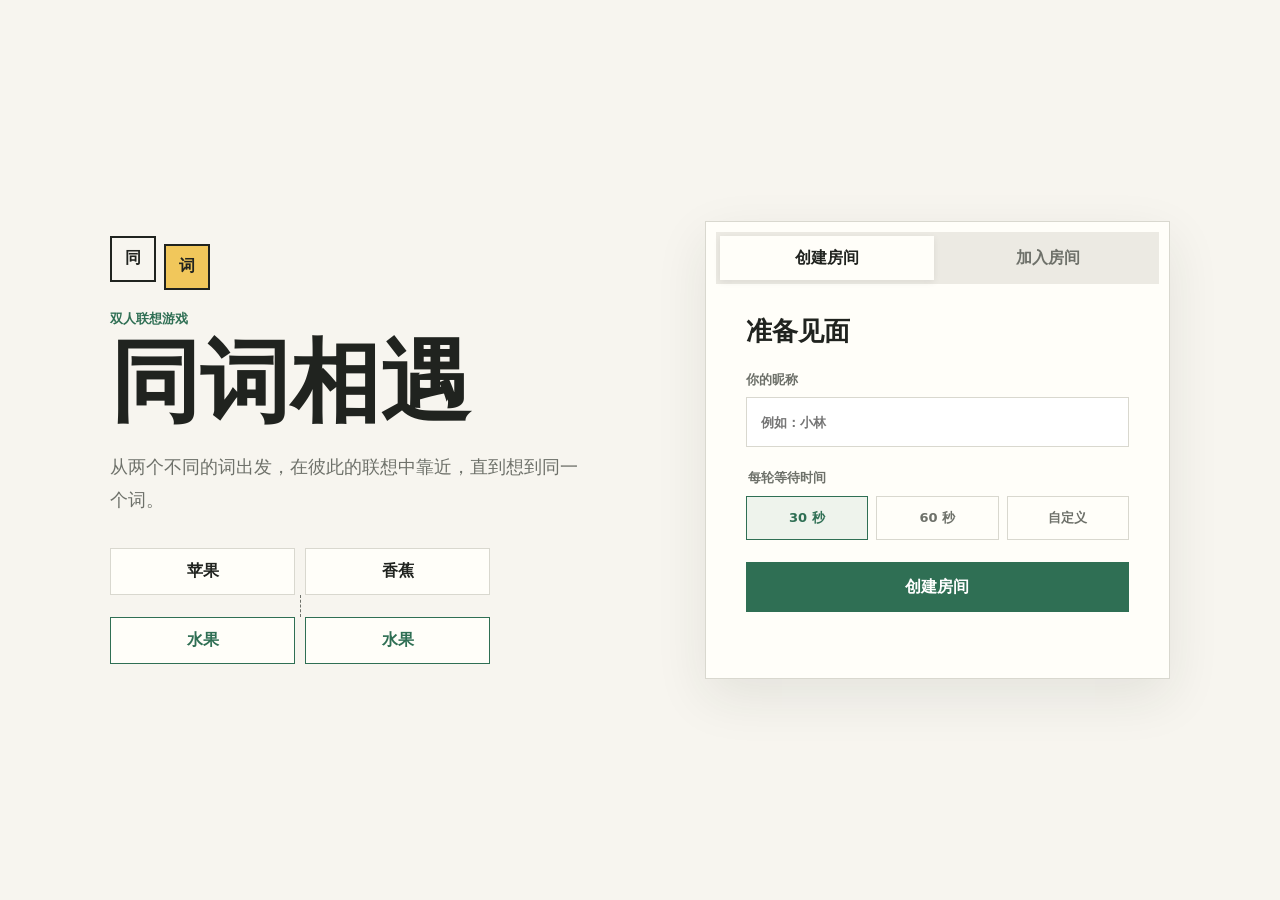
<file: static/index.html>
<!doctype html>
<html lang="zh-CN">
<head>
  <meta charset="utf-8">
  <meta name="viewport" content="width=device-width, initial-scale=1, viewport-fit=cover">
  <meta name="theme-color" content="#f7f5ef">
  <title>同词相遇</title>
  <link rel="stylesheet" href="/static/styles.css">
</head>
<body class="home-page">
  <main class="home-shell">
    <section class="brand-block">
      <div class="brand-mark" aria-hidden="true"><span>同</span><span>词</span></div>
      <p class="eyebrow">双人联想游戏</p>
      <h1>同词相遇</h1>
      <p class="intro">从两个不同的词出发，在彼此的联想中靠近，直到想到同一个词。</p>
      <div class="mini-demo" aria-label="玩法示例">
        <div><span>苹果</span><span>香蕉</span></div>
        <i></i>
        <div><span>水果</span><span>水果</span></div>
      </div>
    </section>

    <section class="entry-panel" aria-labelledby="entry-title">
      <div class="segmented" role="tablist" aria-label="进入方式">
        <button class="segment active" id="create-tab" type="button" role="tab" aria-selected="true">创建房间</button>
        <button class="segment" id="join-tab" type="button" role="tab" aria-selected="false">加入房间</button>
      </div>

      <form id="create-form" class="entry-form">
        <h2 id="entry-title">准备见面</h2>
        <label>你的昵称<input id="create-name" maxlength="16" autocomplete="nickname" placeholder="例如：小林" required></label>
        <fieldset>
          <legend>每轮等待时间</legend>
          <div class="time-options">
            <label><input type="radio" name="time" value="30" checked><span>30 秒</span></label>
            <label><input type="radio" name="time" value="60"><span>60 秒</span></label>
            <label><input type="radio" name="time" value="custom"><span>自定义</span></label>
          </div>
          <label id="custom-time-wrap" class="custom-time hidden">秒数<input id="custom-time" type="number" min="10" max="300" value="90" inputmode="numeric"></label>
        </fieldset>
        <button class="primary-button" type="submit">创建房间</button>
      </form>

      <form id="join-form" class="entry-form hidden">
        <h2>加入朋友</h2>
        <label>你的昵称<input id="join-name" maxlength="16" autocomplete="nickname" placeholder="例如：阿青" required></label>
        <label>六位房间码<input id="room-code" class="code-input" minlength="6" maxlength="6" autocomplete="off" placeholder="ABC123" required></label>
        <button class="primary-button coral" type="submit">加入房间</button>
      </form>
      <p id="form-error" class="form-error" role="alert"></p>
    </section>
  </main>
  <script src="/static/app.js" defer></script>
</body>
</html>
</file>
<file: static/styles.css>
:root {
  --paper: #f7f5ef;
  --ink: #20231f;
  --muted: #6e716a;
  --line: #d9d8cf;
  --green: #2f6f54;
  --green-dark: #23523e;
  --coral: #d65f48;
  --yellow: #f1c75b;
  --white: #fffef9;
  --shadow: 0 18px 50px rgba(38, 45, 38, .09);
  font-family: Inter, "PingFang SC", "Microsoft YaHei", system-ui, sans-serif;
  color: var(--ink);
  background: var(--paper);
}

* { box-sizing: border-box; }
html, body { max-width: 100%; overflow-x: hidden; }
body { margin: 0; min-height: 100vh; background: var(--paper); }
button, input { font: inherit; letter-spacing: 0; }
button { cursor: pointer; }
button:disabled { cursor: not-allowed; opacity: .45; }
.hidden { display: none !important; }
.eyebrow { margin: 0 0 10px; color: var(--green); font-size: 13px; font-weight: 800; letter-spacing: 0; }

.home-shell {
  width: min(1060px, calc(100% - 40px));
  min-height: 100vh;
  margin: 0 auto;
  display: grid;
  grid-template-columns: 1.05fr .95fr;
  align-items: center;
  gap: 80px;
  padding: 48px 0;
}
.brand-block h1 { margin: 0; font-size: clamp(54px, 7vw, 92px); line-height: 1; font-weight: 900; }
.brand-mark { display: flex; gap: 8px; margin-bottom: 28px; }
.brand-mark span { display: grid; place-items: center; width: 46px; height: 46px; border: 2px solid var(--ink); font-weight: 900; }
.brand-mark span:last-child { background: var(--yellow); transform: translateY(8px); }
.intro { max-width: 480px; margin: 24px 0 32px; color: var(--muted); font-size: 18px; line-height: 1.8; }
.mini-demo { width: min(380px, 100%); }
.mini-demo > div { display: grid; grid-template-columns: 1fr 1fr; gap: 10px; }
.mini-demo span { padding: 12px 18px; border: 1px solid var(--line); background: var(--white); text-align: center; font-weight: 700; }
.mini-demo > div:last-child span { border-color: var(--green); color: var(--green); }
.mini-demo i { display: block; height: 22px; border-left: 1px dashed var(--muted); margin-left: 50%; }

.entry-panel { min-width: 0; background: var(--white); border: 1px solid var(--line); box-shadow: var(--shadow); padding: 10px; }
.segmented { display: grid; grid-template-columns: 1fr 1fr; gap: 6px; padding: 4px; background: #eceae3; }
.segment { min-height: 44px; border: 0; background: transparent; color: var(--muted); font-weight: 750; }
.segment.active { background: var(--white); color: var(--ink); box-shadow: 0 2px 7px rgba(0, 0, 0, .07); }
.entry-form { display: grid; gap: 22px; padding: 30px; }
.entry-form h2 { margin: 0; font-size: 26px; }
label, legend { color: var(--muted); font-size: 13px; font-weight: 700; }
label input { display: block; width: 100%; height: 50px; margin-top: 8px; border: 1px solid var(--line); background: #fff; padding: 0 14px; color: var(--ink); outline: none; border-radius: 0; }
label input:focus { border-color: var(--green); box-shadow: 0 0 0 3px rgba(47, 111, 84, .1); }
fieldset { margin: 0; padding: 0; border: 0; }
legend { margin-bottom: 9px; }
.time-options { display: grid; grid-template-columns: repeat(3, minmax(0, 1fr)); gap: 8px; }
.time-options label input { position: absolute; opacity: 0; width: 1px; height: 1px; }
.time-options span { display: grid; place-items: center; min-height: 44px; border: 1px solid var(--line); color: var(--muted); }
.time-options input:checked + span { border-color: var(--green); background: rgba(47, 111, 84, .08); color: var(--green); }
.custom-time { margin-top: 12px; display: grid; grid-template-columns: 1fr 90px; align-items: center; }
.custom-time input { margin: 0; }
.primary-button, .secondary-button { min-height: 50px; border: 0; padding: 0 22px; font-weight: 800; }
.primary-button { background: var(--green); color: white; }
.primary-button:hover:not(:disabled) { background: var(--green-dark); }
.primary-button.coral { background: var(--coral); }
.primary-button.compact { min-width: 150px; }
.secondary-button { min-height: 40px; border: 1px solid var(--line); background: transparent; color: var(--ink); }
.form-error { min-height: 18px; margin: -6px 30px 14px; color: #b13c2f; font-size: 13px; }
.code-input { text-transform: uppercase; font-weight: 800; letter-spacing: 4px; }

.room-header { height: 64px; display: flex; align-items: center; justify-content: space-between; padding: 0 max(24px, calc((100% - 900px) / 2)); border-bottom: 1px solid var(--line); }
.wordmark { color: var(--ink); font-weight: 900; text-decoration: none; }
.connection { display: flex; align-items: center; gap: 7px; color: var(--muted); font-size: 12px; }
.connection > span:first-child { width: 8px; height: 8px; background: var(--yellow); border-radius: 50%; }
.connection.online > span:first-child { background: var(--green); }
.connection.offline > span:first-child { background: var(--coral); }
.game-shell { width: min(900px, calc(100% - 40px)); margin: 0 auto; padding: 28px 0 70px; }
.room-meta { display: flex; justify-content: space-between; align-items: center; }
.room-meta > div { display: flex; align-items: baseline; gap: 12px; }
.label { color: var(--muted); font-size: 12px; }
#room-code-display { font-size: 24px; letter-spacing: 3px; }
.players { display: grid; grid-template-columns: 1fr 100px 1fr; align-items: center; gap: 12px; margin: 42px 0; }
.player-slot { min-width: 0; display: grid; grid-template-columns: 46px 1fr 10px; align-items: center; gap: 12px; padding: 14px; border: 1px solid var(--line); background: var(--white); }
.avatar { display: grid; place-items: center; width: 46px; height: 46px; background: #e1eadf; color: var(--green); font-size: 18px; font-weight: 900; }
.player-slot:nth-of-type(2) .avatar { background: #f9dfd8; color: var(--coral); }
.player-slot strong, .player-slot small { display: block; overflow: hidden; text-overflow: ellipsis; white-space: nowrap; }
.player-slot small { margin-top: 4px; color: var(--muted); font-size: 11px; }
.ready-dot { width: 8px; height: 8px; border-radius: 50%; background: var(--line); }
.player-slot.online .ready-dot { background: var(--green); }
.player-slot.submitted { border-color: var(--green); }
.meeting-line { display: flex; align-items: center; color: var(--muted); }
.meeting-line span { flex: 1; border-top: 1px solid var(--line); }
.meeting-line i { padding: 0 8px; font-style: normal; }
.stage-view { min-height: 310px; display: grid; place-items: center; align-content: center; text-align: center; padding: 42px; border: 1px solid var(--line); background: var(--white); box-shadow: var(--shadow); }
.stage-view h1 { margin: 0 0 14px; font-size: 36px; }
.stage-view > p:not(.eyebrow) { max-width: 480px; margin: 0 0 26px; color: var(--muted); line-height: 1.7; }
.round-heading { width: 100%; display: flex; justify-content: space-between; align-items: center; color: var(--muted); }
#timer { display: grid; place-items: center; width: 54px; height: 54px; border: 2px solid var(--green); color: var(--green); font-size: 20px; border-radius: 50%; }
.previous-pair { display: grid; grid-template-columns: 1fr 1fr; gap: 10px; width: min(430px, 100%); margin: 24px auto 0; }
.previous-pair span { padding: 10px 16px; background: #eeece5; font-weight: 700; }
.prompt-block { width: min(520px, 100%); margin: auto; }
.prompt-block > p:first-child { margin: 26px 0 18px; font-size: 21px; font-weight: 800; }
.word-form { display: grid; grid-template-columns: 1fr auto; gap: 10px; }
.word-form input { min-width: 0; height: 52px; border: 1px solid var(--line); padding: 0 16px; outline: none; font-size: 18px; }
.word-form input:focus { border-color: var(--green); }
.submission-note { min-height: 20px; margin: 15px 0 0; color: var(--muted); font-size: 13px; }
.result-view { border-top: 5px solid var(--yellow); }
.result-view h1 { color: var(--green); font-size: 48px; }
.history-section { margin-top: 40px; }
.section-heading { display: flex; align-items: baseline; justify-content: space-between; border-bottom: 1px solid var(--line); }
.section-heading h2 { font-size: 18px; }
.section-heading span { color: var(--muted); font-size: 12px; }
#history-list { list-style: none; margin: 0; padding: 0; }
#history-list li { display: grid; grid-template-columns: 60px 1fr 1fr; gap: 12px; padding: 15px 0; border-bottom: 1px solid var(--line); }
#history-list li > span:first-child { color: var(--muted); font-size: 12px; }
.history-word { font-weight: 750; }
.history-word small { display: block; margin-top: 3px; color: var(--muted); font-weight: 500; }
#history-list li.matched .history-word { color: var(--green); }
dialog { width: min(440px, calc(100% - 32px)); border: 1px solid var(--line); padding: 0; background: var(--white); box-shadow: var(--shadow); }
dialog::backdrop { background: rgba(32, 35, 31, .5); }
dialog form { display: grid; gap: 20px; padding: 34px; }
dialog h2 { margin: -5px 0 2px; }
.text-link { color: var(--muted); text-align: center; font-size: 13px; }
dialog .form-error { margin: 0; }
.toast { position: fixed; left: 50%; bottom: 24px; transform: translate(-50%, 20px); padding: 11px 16px; background: var(--ink); color: white; opacity: 0; pointer-events: none; transition: .2s; font-size: 13px; }
.toast.show { transform: translate(-50%, 0); opacity: 1; }

@media (max-width: 760px) {
  .home-shell { width: calc(100% - 28px); max-width: 520px; grid-template-columns: minmax(0, 1fr); gap: 34px; align-items: start; padding: 36px 0; }
  .brand-block, .entry-panel, .entry-form, .segmented, fieldset, .time-options, label, label input { min-width: 0; max-width: 100%; }
  .brand-block h1 { font-size: 54px; }
  .brand-mark { margin-bottom: 20px; }
  .intro { margin: 18px 0 24px; font-size: 16px; }
  .entry-form { padding: 24px 18px; }
  .time-options span { padding: 0 4px; font-size: 12px; white-space: nowrap; }
  .form-error { margin-left: 18px; margin-right: 18px; }
  .room-header { padding: 0 18px; }
  .game-shell { width: calc(100% - 28px); padding-top: 20px; }
  .room-meta { align-items: center; }
  .room-meta .secondary-button { padding: 0 12px; font-size: 12px; }
  .players { grid-template-columns: 1fr 30px 1fr; gap: 5px; margin: 26px 0; }
  .player-slot { grid-template-columns: 36px minmax(0, 1fr); padding: 10px; gap: 8px; }
  .avatar { width: 36px; height: 36px; }
  .ready-dot { display: none; }
  .meeting-line i { padding: 0 3px; }
  .stage-view { min-height: 320px; padding: 28px 18px; }
  .stage-view h1 { font-size: 30px; }
  .word-form { grid-template-columns: 1fr; }
  .word-form button { width: 100%; }
  #history-list li { grid-template-columns: 42px 1fr 1fr; gap: 8px; }
}

@media (prefers-reduced-motion: reduce) {
  *, *::before, *::after { scroll-behavior: auto !important; transition: none !important; }
}
</file>
